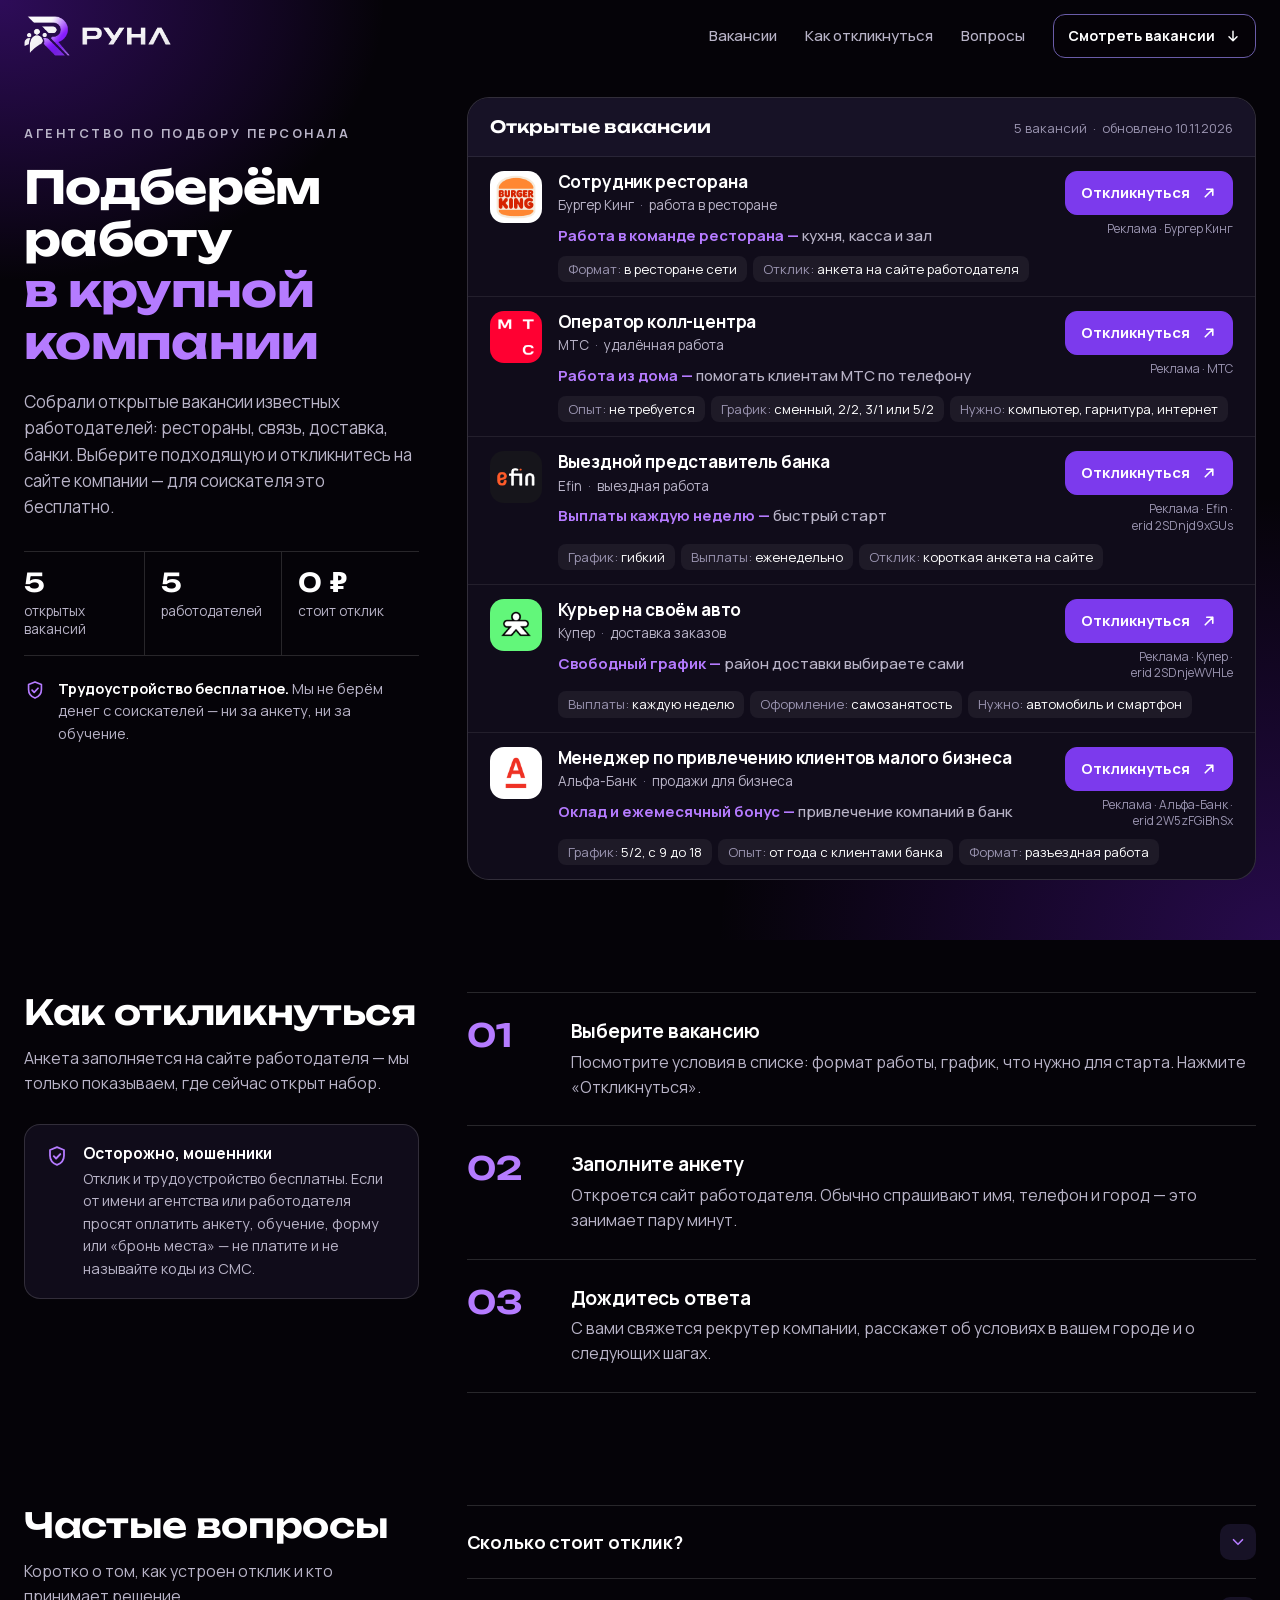
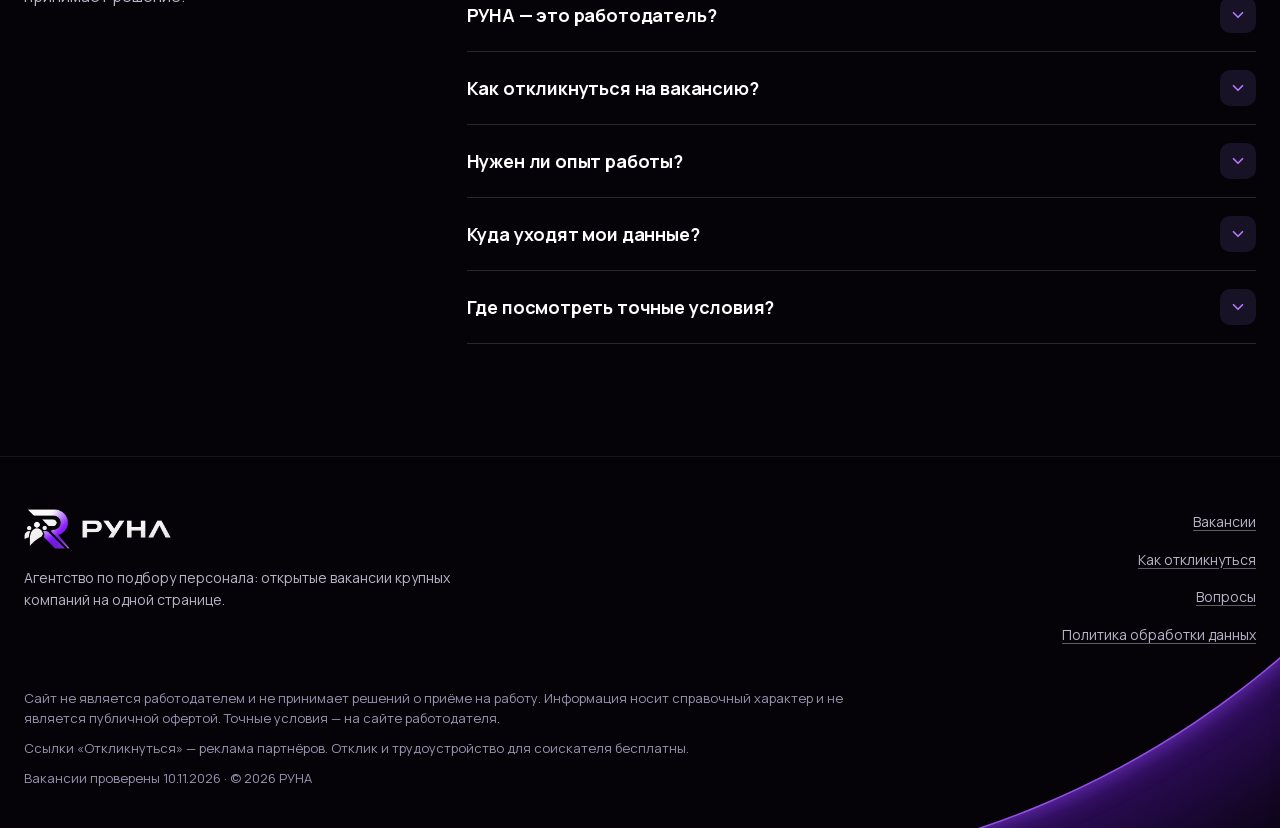
<file: index.html>
<!doctype html>
<html lang="ru">
<head>
<meta charset="utf-8">
<meta name="robots" content="noindex, nofollow">
<meta name="viewport" content="width=device-width, initial-scale=1">
<title>РУНА — вакансии в крупных компаниях</title>
<meta name="description" content="РУНА — агентство по подбору персонала. Открытые вакансии в крупных компаниях: рестораны, связь, доставка, банки. Выберите подходящую и откликнитесь на сайте работодателя — бесплатно.">
<meta name="theme-color" content="#050308">
<meta name="color-scheme" content="dark">
<meta property="og:type" content="website">
<meta property="og:title" content="РУНА — вакансии в крупных компаниях">
<meta property="og:description" content="Открытые вакансии известных работодателей на одной странице. Отклик — на сайте компании, бесплатно.">
<meta property="og:image" content="https://daviddavidso.github.io/runa/img/og.jpg">
<link rel="icon" href="favicon.png" type="image/png">
<link rel="apple-touch-icon" href="apple-touch-icon.png">
<link rel="preload" href="fonts/unbounded-cyr.woff2" as="font" type="font/woff2" crossorigin>
<link rel="preload" href="fonts/manrope-400-cyrillic.woff2" as="font" type="font/woff2" crossorigin>
<link rel="stylesheet" href="fonts/manrope.css?v=20261111011707">
<link rel="stylesheet" href="css/style.css?v=20261111011707">
</head>
<body>

<svg width="0" height="0" style="position:absolute" aria-hidden="true" focusable="false">
  <symbol id="i-arrow" viewBox="0 0 24 24"><path d="M7 17 17 7M9 7h8v8" fill="none" stroke="currentColor" stroke-width="2.2" stroke-linecap="round" stroke-linejoin="round"/></symbol>
  <symbol id="i-down" viewBox="0 0 24 24"><path d="M12 5v14M6 13l6 6 6-6" fill="none" stroke="currentColor" stroke-width="2.2" stroke-linecap="round" stroke-linejoin="round"/></symbol>
  <symbol id="i-chevron" viewBox="0 0 24 24"><path d="m6 9 6 6 6-6" fill="none" stroke="currentColor" stroke-width="2.2" stroke-linecap="round" stroke-linejoin="round"/></symbol>
  <symbol id="i-menu" viewBox="0 0 24 24"><path d="M4 7h16M4 12h16M4 17h16" fill="none" stroke="currentColor" stroke-width="2" stroke-linecap="round"/></symbol>
  <symbol id="i-close" viewBox="0 0 24 24"><path d="M6 6l12 12M18 6 6 18" fill="none" stroke="currentColor" stroke-width="2" stroke-linecap="round"/></symbol>
  <symbol id="i-shield" viewBox="0 0 24 24"><path d="M12 3.2 5 6v5.4c0 4.3 2.9 7.9 7 9.4 4.1-1.5 7-5.1 7-9.4V6l-7-2.8Z" fill="none" stroke="currentColor" stroke-width="1.8" stroke-linejoin="round"/><path d="m8.8 12.2 2.3 2.3 4.2-4.4" fill="none" stroke="currentColor" stroke-width="1.9" stroke-linecap="round" stroke-linejoin="round"/></symbol>
  <symbol id="i-tg" viewBox="0 0 24 24"><path d="M20.6 4.3 3.4 11c-1.2.5-1.1 1.2-.2 1.5l4.4 1.4 1.7 5.2c.2.6.4.8.9.8.4 0 .6-.2.9-.5l2.1-2 4.4 3.3c.8.4 1.4.2 1.6-.8l2.9-13.6c.3-1.2-.4-1.7-1.4-1.2ZM9.2 13.6l8.9-5.6c.4-.3.8-.1.5.2l-7.6 6.9-.3 3.2-1.5-4.7Z" fill="currentColor"/></symbol>
</svg>

<!-- Фиолетовые дуги по углам — из фирменной картинки клиента. Только декор. -->
<div class="glow" aria-hidden="true"><span class="glow__arc glow__arc--a"></span><span class="glow__arc glow__arc--b"></span></div>

<a class="skip" href="#vacancies">К вакансиям</a>

<header class="hdr">
  <div class="wrap hdr__in">
    <a class="brand" href="#top">
      <img class="brand__mark" src="img/logo-mark.png" alt="" width="46" height="40">
      <img class="brand__word" src="img/logo-word.png" alt="РУНА — на главную" data-brand-alt width="89" height="18">
    </a>

    <button class="burger" id="burger" type="button" aria-expanded="false" aria-controls="nav">
      <svg class="ico burger__open" aria-hidden="true" focusable="false"><use href="#i-menu"/></svg>
      <svg class="ico burger__close" aria-hidden="true" focusable="false"><use href="#i-close"/></svg>
      <span class="burger__text">Меню</span>
    </button>

    <nav class="nav" id="nav" aria-label="Основное">
      <ul class="nav__list" id="nav-list" role="list">
        <li data-nav-cat><a href="#vacancies">Вакансии</a></li>
        <li data-nav-static><a href="#how">Как откликнуться</a></li>
        <li data-nav-static><a href="#faq">Вопросы</a></li>
      </ul>
      <a class="btn btn--ghost btn--sm nav__cta" href="#vacancies">
        <span>Смотреть вакансии</span>
        <svg class="ico btn__arrow" aria-hidden="true" focusable="false"><use href="#i-down"/></svg>
      </a>
    </nav>
  </div>
</header>

<main id="top">

  <div class="wrap hero">
    <section class="intro" aria-labelledby="hero-title">
      <p class="eyebrow" data-tagline>Агентство по подбору персонала</p>
      <h1 class="h1" id="hero-title"><span data-title>Подберём работу</span> <span class="accent" data-title-accent>в крупной компании</span></h1>
      <p class="intro__lead" data-lead>Собрали открытые вакансии известных работодателей: рестораны, связь, доставка, банки. Выберите подходящую и откликнитесь на сайте компании — для соискателя это бесплатно.</p>
      <ul class="facts" id="facts" role="list"></ul>
      <p class="safe">
        <svg class="ico safe__ico" aria-hidden="true" focusable="false"><use href="#i-shield"/></svg>
        <span><strong>Трудоустройство бесплатное.</strong> Мы не берём денег с соискателей — ни за анкету, ни за обучение.</span>
      </p>
    </section>

    <div class="boards" id="vacancies" tabindex="-1">
      <div id="catalog"></div>
      <noscript>
        <p class="noscript">Чтобы увидеть вакансии, включите JavaScript в настройках браузера.</p>
      </noscript>
    </div>
  </div>

  <section class="sec reveal" id="how" aria-labelledby="how-title">
    <div class="wrap split">
      <div class="split__head">
        <h2 class="h2" id="how-title">Как откликнуться</h2>
        <p class="sec__lead">Анкета заполняется на сайте работодателя — мы только показываем, где сейчас открыт набор.</p>
        <div class="notice">
          <svg class="ico notice__ico" aria-hidden="true" focusable="false"><use href="#i-shield"/></svg>
          <div>
            <h3 class="notice__title">Осторожно, мошенники</h3>
            <p>Отклик и трудоустройство бесплатны. Если от имени агентства или работодателя просят оплатить анкету, обучение, форму или «бронь места» — не платите и не называйте коды из СМС.</p>
          </div>
        </div>
      </div>

      <ol class="steps" role="list">
        <li class="step">
          <span class="step__n" aria-hidden="true">01</span>
          <div class="step__body">
            <h3 class="step__title">Выберите вакансию</h3>
            <p>Посмотрите условия в списке: формат работы, график, что нужно для старта. Нажмите «Откликнуться».</p>
          </div>
        </li>
        <li class="step">
          <span class="step__n" aria-hidden="true">02</span>
          <div class="step__body">
            <h3 class="step__title">Заполните анкету</h3>
            <p>Откроется сайт работодателя. Обычно спрашивают имя, телефон и город — это занимает пару минут.</p>
          </div>
        </li>
        <li class="step">
          <span class="step__n" aria-hidden="true">03</span>
          <div class="step__body">
            <h3 class="step__title">Дождитесь ответа</h3>
            <p>С вами свяжется рекрутер компании, расскажет об условиях в вашем городе и о следующих шагах.</p>
          </div>
        </li>
      </ol>
    </div>
  </section>

  <section class="sec reveal" id="faq" aria-labelledby="faq-title">
    <div class="wrap split">
      <div class="split__head">
        <h2 class="h2" id="faq-title">Частые вопросы</h2>
        <p class="sec__lead">Коротко о том, как устроен отклик и кто принимает решение.</p>
      </div>

      <div class="faq__list">
        <details class="qa">
          <summary><span class="qa__row"><span class="qa__q">Сколько стоит отклик?</span><span class="qa__chev" aria-hidden="true"><svg class="ico" focusable="false"><use href="#i-chevron"/></svg></span></span></summary>
          <div class="qa__a"><p>Нисколько. Смотреть вакансии и откликаться можно бесплатно. Работодатели из списка тоже не берут деньги за трудоустройство.</p></div>
        </details>
        <details class="qa">
          <summary><span class="qa__row"><span class="qa__q"><span data-brand>РУНА</span> — это работодатель?</span><span class="qa__chev" aria-hidden="true"><svg class="ico" focusable="false"><use href="#i-chevron"/></svg></span></span></summary>
          <div class="qa__a"><p>Нет. Мы собираем открытые вакансии компаний на одной странице. Договор вы заключаете напрямую с компанией — она же принимает решение по отклику.</p></div>
        </details>
        <details class="qa">
          <summary><span class="qa__row"><span class="qa__q">Как откликнуться на вакансию?</span><span class="qa__chev" aria-hidden="true"><svg class="ico" focusable="false"><use href="#i-chevron"/></svg></span></span></summary>
          <div class="qa__a"><p>Нажмите «Откликнуться» в строке вакансии — в новой вкладке откроется сайт работодателя. Заполните там короткую анкету, дальше с вами свяжется рекрутер.</p></div>
        </details>
        <details class="qa">
          <summary><span class="qa__row"><span class="qa__q">Нужен ли опыт работы?</span><span class="qa__chev" aria-hidden="true"><svg class="ico" focusable="false"><use href="#i-chevron"/></svg></span></span></summary>
          <div class="qa__a"><p>Зависит от вакансии. Требования указаны в строке вакансии и на сайте работодателя: на часть позиций берут без опыта и обучают, на другие нужен стаж.</p></div>
        </details>
        <details class="qa">
          <summary><span class="qa__row"><span class="qa__q">Куда уходят мои данные?</span><span class="qa__chev" aria-hidden="true"><svg class="ico" focusable="false"><use href="#i-chevron"/></svg></span></span></summary>
          <div class="qa__a"><p>На этом сайте нет анкет: мы не собираем телефоны и паспортные данные. Анкету вы заполняете на сайте работодателя, и данные обрабатывает он по своим правилам.</p></div>
        </details>
        <details class="qa">
          <summary><span class="qa__row"><span class="qa__q">Где посмотреть точные условия?</span><span class="qa__chev" aria-hidden="true"><svg class="ico" focusable="false"><use href="#i-chevron"/></svg></span></span></summary>
          <div class="qa__a"><p>На сайте работодателя, куда ведёт кнопка. Зарплата, график и требования зависят от города и могут меняться — окончательные условия называет компания.</p></div>
        </details>
      </div>
    </div>
  </section>

</main>

<footer class="foot">
  <div class="wrap">
    <div class="foot__top">
      <div class="foot__about">
        <a class="brand" href="#top">
          <img class="brand__mark" src="img/logo-mark.png" alt="" width="46" height="40" loading="lazy">
          <img class="brand__word" src="img/logo-word.png" alt="РУНА — на главную" data-brand-alt width="89" height="18" loading="lazy">
        </a>
        <p>Агентство по подбору персонала: открытые вакансии крупных компаний на одной странице.</p>
        <p class="foot__tg" data-telegram hidden><a href="https://t.me/"><svg class="ico" aria-hidden="true" focusable="false"><use href="#i-tg"/></svg>Написать в Telegram: <span data-tg-name></span></a></p>
      </div>
      <nav class="foot__nav" aria-label="В подвале">
        <ul role="list">
          <li><a href="#vacancies">Вакансии</a></li>
          <li><a href="#how">Как откликнуться</a></li>
          <li><a href="#faq">Вопросы</a></li>
          <li><a href="privacy.html">Политика обработки данных</a></li>
        </ul>
      </nav>
    </div>
    <div class="foot__legal">
      <p>Сайт не является работодателем и не принимает решений о приёме на работу. Информация носит справочный характер и не является публичной офертой. Точные условия — на сайте работодателя.</p>
      <p>Ссылки «Откликнуться» — реклама партнёров. Отклик и трудоустройство для соискателя бесплатны.</p>
      <p>Вакансии проверены <span data-updated>10.11.2026</span> · © 2026 <span data-brand>РУНА</span></p>
    </div>
  </div>
</footer>

<script>if(typeof OFFERS==="undefined"){document.write('<script src="data.js?t='+Date.now()+'"><\/script>');}</script>
<script src="js/app.js?v=20261111011707"></script>
</body>
</html>
</file>
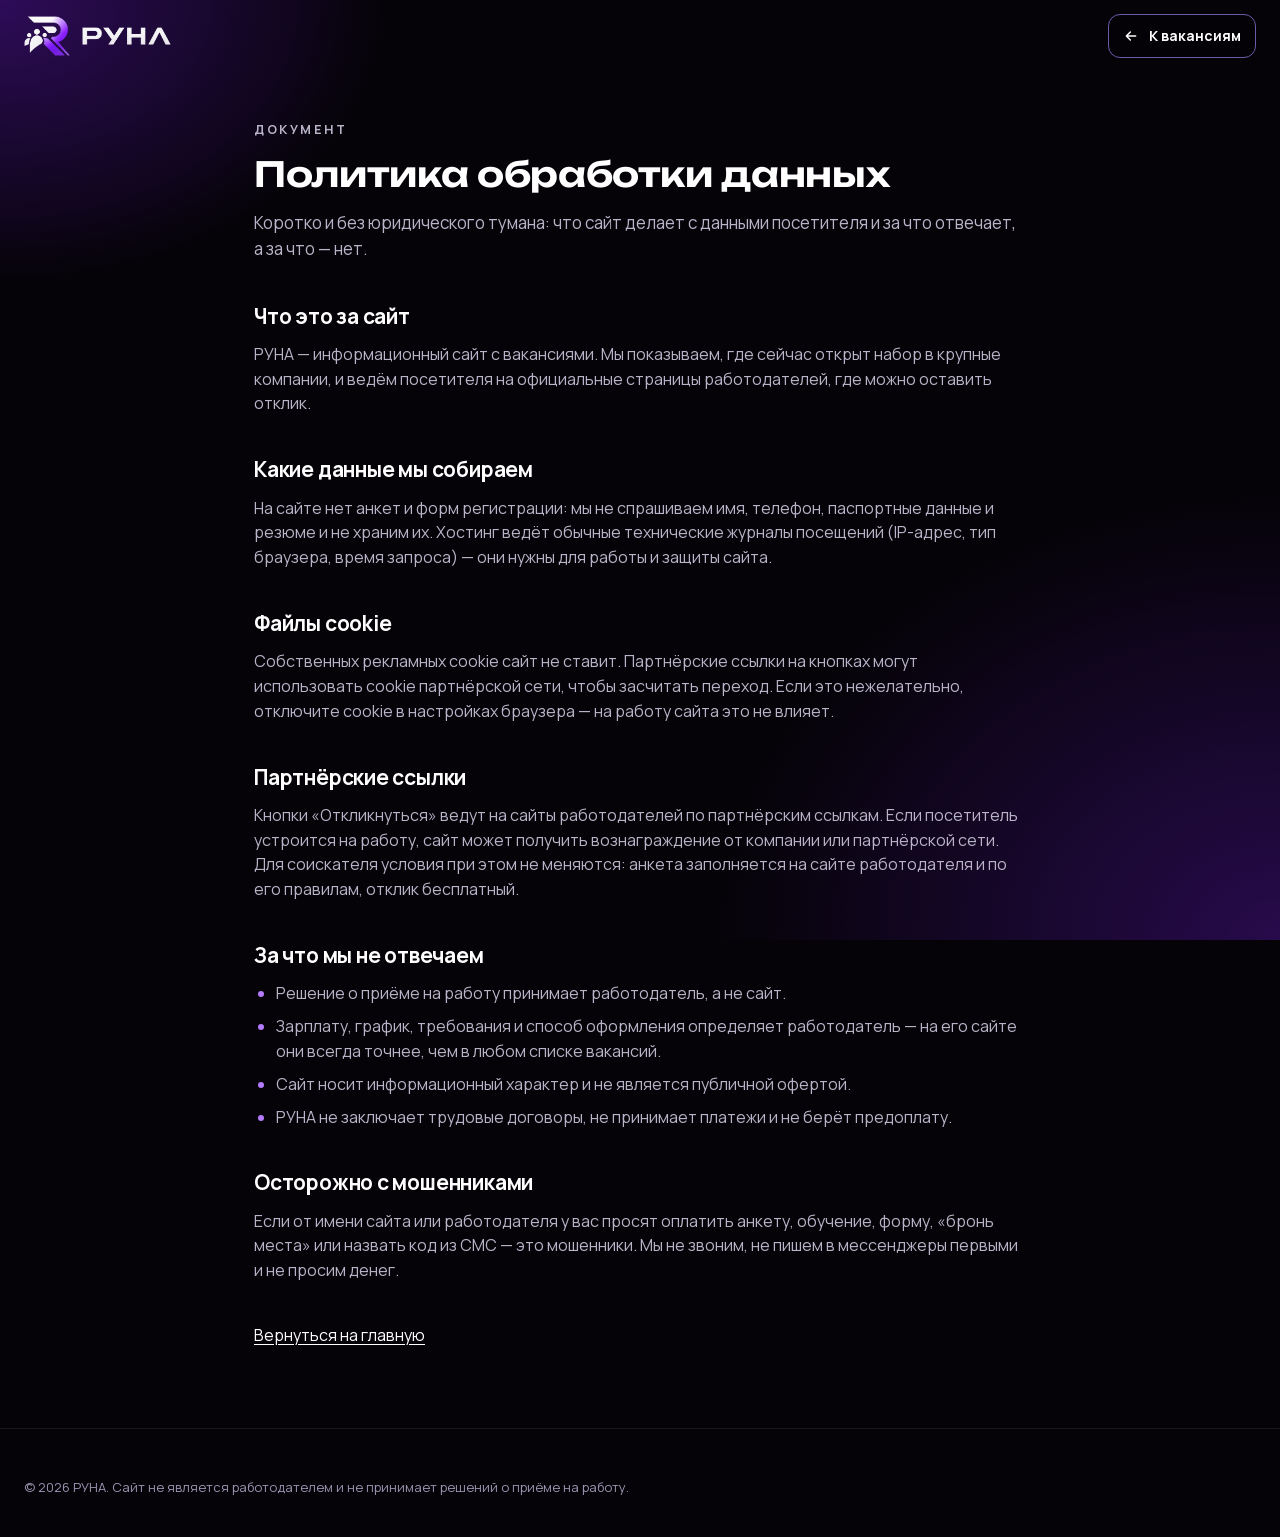
<file: privacy.html>
<!doctype html>
<html lang="ru">
<head>
<meta charset="utf-8">
<meta name="robots" content="noindex, nofollow">
<meta name="viewport" content="width=device-width, initial-scale=1">
<title>Политика обработки данных — РУНА</title>
<meta name="description" content="Как сайт РУНА работает с данными посетителей: файлы cookie, партнёрские ссылки на вакансии, за что сайт отвечает и за что нет.">
<meta name="theme-color" content="#050308">
<meta name="color-scheme" content="dark">
<link rel="icon" href="favicon.png" type="image/png">
<link rel="apple-touch-icon" href="apple-touch-icon.png">
<link rel="stylesheet" href="fonts/manrope.css?v=20261111011707">
<link rel="stylesheet" href="css/style.css?v=20261111011707">
</head>
<body>

<svg width="0" height="0" style="position:absolute" aria-hidden="true" focusable="false">
  <symbol id="i-back" viewBox="0 0 24 24"><path d="M19 12H5M11 6l-6 6 6 6" fill="none" stroke="currentColor" stroke-width="2.2" stroke-linecap="round" stroke-linejoin="round"/></symbol>
</svg>

<div class="glow" aria-hidden="true"></div>

<a class="skip" href="#main">К содержимому</a>

<header class="hdr">
  <div class="wrap hdr__in">
    <a class="brand" href="index.html">
      <img class="brand__mark" src="img/logo-mark.png" alt="" width="46" height="40">
      <img class="brand__word" src="img/logo-word.png" alt="РУНА — на главную" width="89" height="18">
    </a>
    <a class="btn btn--ghost btn--sm" href="index.html#vacancies">
      <svg class="ico btn__arrow" aria-hidden="true" focusable="false"><use href="#i-back"/></svg>
      <span>К вакансиям</span>
    </a>
  </div>
</header>

<main id="main" tabindex="-1" class="doc">
  <div class="wrap doc__in">
    <p class="eyebrow">Документ</p>
    <h1 class="h2" style="margin-top:14px">Политика обработки данных</h1>
    <p class="doc__lead">Коротко и без юридического тумана: что сайт делает с данными посетителя и за что отвечает, а за что — нет.</p>

    <h2>Что это за сайт</h2>
    <p>РУНА — информационный сайт с вакансиями. Мы показываем, где сейчас открыт набор в крупные компании, и ведём посетителя на официальные страницы работодателей, где можно оставить отклик.</p>

    <h2>Какие данные мы собираем</h2>
    <p>На сайте нет анкет и форм регистрации: мы не спрашиваем имя, телефон, паспортные данные и резюме и не храним их. Хостинг ведёт обычные технические журналы посещений (IP-адрес, тип браузера, время запроса) — они нужны для работы и защиты сайта.</p>

    <h2>Файлы cookie</h2>
    <p>Собственных рекламных cookie сайт не ставит. Партнёрские ссылки на кнопках могут использовать cookie партнёрской сети, чтобы засчитать переход. Если это нежелательно, отключите cookie в настройках браузера — на работу сайта это не влияет.</p>

    <h2>Партнёрские ссылки</h2>
    <p>Кнопки «Откликнуться» ведут на сайты работодателей по партнёрским ссылкам. Если посетитель устроится на работу, сайт может получить вознаграждение от компании или партнёрской сети. Для соискателя условия при этом не меняются: анкета заполняется на сайте работодателя и по его правилам, отклик бесплатный.</p>

    <h2>За что мы не отвечаем</h2>
    <ul>
      <li>Решение о приёме на работу принимает работодатель, а не сайт.</li>
      <li>Зарплату, график, требования и способ оформления определяет работодатель — на его сайте они всегда точнее, чем в любом списке вакансий.</li>
      <li>Сайт носит информационный характер и не является публичной офертой.</li>
      <li>РУНА не заключает трудовые договоры, не принимает платежи и не берёт предоплату.</li>
    </ul>

    <h2>Осторожно с мошенниками</h2>
    <p>Если от имени сайта или работодателя у вас просят оплатить анкету, обучение, форму, «бронь места» или назвать код из СМС — это мошенники. Мы не звоним, не пишем в мессенджеры первыми и не просим денег.</p>

    <p class="doc__back"><a href="index.html">Вернуться на главную</a></p>
  </div>
</main>

<footer class="foot foot--doc">
  <div class="wrap">
    <p>© 2026 РУНА. Сайт не является работодателем и не принимает решений о приёме на работу.</p>
  </div>
</footer>
</body>
</html>
</file>
<file: fonts/manrope.css>
/* Manrope (Google Fonts, self-hosted: latin + cyrillic)  */

@font-face { font-family: "Manrope"; font-style: normal; font-weight: 400; font-display: swap;
  src: url("manrope-400-cyrillic.woff2") format("woff2");
  unicode-range: U+0301, U+0400-045F, U+0490-0491, U+04B0-04B1, U+2116; }
@font-face { font-family: "Manrope"; font-style: normal; font-weight: 400; font-display: swap;
  src: url("manrope-400-latin.woff2") format("woff2");
  unicode-range: U+0000-00FF, U+0131, U+0152-0153, U+02BB-02BC, U+02C6, U+02DA, U+02DC, U+0304, U+0308, U+0329, U+2000-206F, U+20AC, U+2122, U+2191, U+2193, U+2212, U+2215, U+FEFF, U+FFFD; }
@font-face { font-family: "Manrope"; font-style: normal; font-weight: 500; font-display: swap;
  src: url("manrope-500-cyrillic.woff2") format("woff2");
  unicode-range: U+0301, U+0400-045F, U+0490-0491, U+04B0-04B1, U+2116; }
@font-face { font-family: "Manrope"; font-style: normal; font-weight: 500; font-display: swap;
  src: url("manrope-500-latin.woff2") format("woff2");
  unicode-range: U+0000-00FF, U+0131, U+0152-0153, U+02BB-02BC, U+02C6, U+02DA, U+02DC, U+0304, U+0308, U+0329, U+2000-206F, U+20AC, U+2122, U+2191, U+2193, U+2212, U+2215, U+FEFF, U+FFFD; }
@font-face { font-family: "Manrope"; font-style: normal; font-weight: 700; font-display: swap;
  src: url("manrope-700-cyrillic.woff2") format("woff2");
  unicode-range: U+0301, U+0400-045F, U+0490-0491, U+04B0-04B1, U+2116; }
@font-face { font-family: "Manrope"; font-style: normal; font-weight: 700; font-display: swap;
  src: url("manrope-700-latin.woff2") format("woff2");
  unicode-range: U+0000-00FF, U+0131, U+0152-0153, U+02BB-02BC, U+02C6, U+02DA, U+02DC, U+0304, U+0308, U+0329, U+2000-206F, U+20AC, U+2122, U+2191, U+2193, U+2212, U+2215, U+FEFF, U+FFFD; }
@font-face { font-family: "Manrope"; font-style: normal; font-weight: 800; font-display: swap;
  src: url("manrope-800-cyrillic.woff2") format("woff2");
  unicode-range: U+0301, U+0400-045F, U+0490-0491, U+04B0-04B1, U+2116; }
@font-face { font-family: "Manrope"; font-style: normal; font-weight: 800; font-display: swap;
  src: url("manrope-800-latin.woff2") format("woff2");
  unicode-range: U+0000-00FF, U+0131, U+0152-0153, U+02BB-02BC, U+02C6, U+02DA, U+02DC, U+0304, U+0308, U+0329, U+2000-206F, U+20AC, U+2122, U+2191, U+2193, U+2212, U+2215, U+FEFF, U+FFFD; }
</file>
<file: css/style.css>
/* ═══════════════════════════════════════════════════════════════════════
   «РУНА» — агентство по подбору персонала. Стили.

   Цвета — из фирменной картинки клиента: чёрный фон, фиолетовый знак
   (#761CE8 → #AC5FFC), белая надпись. Первый экран — сразу список вакансий
   («доска»), без пустого заголовка на весь экран.

   Контраст посчитан по ревью доступности (10.11.2026), худший случай —
   на поверхности #171226:
   текст #FFFFFF — 18:1, вторичный #B9B4C8 — 9:1, мелкий #9A94B0 — 6,3:1,
   фиолетовый текст #B57BFF — 6,3:1 (на фоне 7,1:1), белый на кнопке
   #7C3AED — 5,7:1, на наведении #6D28D9 — 7,1:1. Рамки контролов #6A5CA8 —
   от 3,2:1. #7C3AED обычным текстом не используется (3,6:1) — только
   заливка. Фокус — белая обводка 2px: видна и на чёрном, и на фиолетовом.
   ═══════════════════════════════════════════════════════════════════════ */

@font-face { font-family: "Unbounded"; font-style: normal; font-weight: 200 900; font-display: swap;
  src: url("../fonts/unbounded-cyr.woff2") format("woff2");
  unicode-range: U+0301, U+0400-045F, U+0490-0491, U+04B0-04B1, U+2116; }
@font-face { font-family: "Unbounded"; font-style: normal; font-weight: 200 900; font-display: swap;
  src: url("../fonts/unbounded-lat.woff2") format("woff2");
  unicode-range: U+0000-00FF, U+0131, U+0152-0153, U+02BB-02BC, U+02C6, U+02DA, U+02DC, U+0304, U+0308, U+0329, U+2000-206F, U+20AC, U+2122, U+2191, U+2193, U+2212, U+2215, U+FEFF, U+FFFD; }

:root {
  --bg: #050308;
  --card: #100C1A;
  --raised: #171226;
  --line: rgba(255, 255, 255, .08);
  --line-2: rgba(255, 255, 255, .14);
  --ctl: #6A5CA8;
  --text: #FFFFFF;
  --text-2: #B9B4C8;
  --text-3: #9A94B0;
  --violet: #7C3AED;
  --violet-deep: #6D28D9;
  --violet-hi: #B57BFF;
  --wrap: 1240px;
  --gut: 24px;
  --hdr-h: 72px;
  --display: "Unbounded", "Manrope", system-ui, -apple-system, "Segoe UI", sans-serif;
  --ease: cubic-bezier(.2, .7, .2, 1);
}

*, *::before, *::after { box-sizing: border-box; }

html {
  background: var(--bg);
  color-scheme: dark;
  scroll-padding-top: calc(var(--hdr-h) + 16px);
  -webkit-text-size-adjust: 100%;
}
@media (prefers-reduced-motion: no-preference) {
  html { scroll-behavior: smooth; }
}

body {
  position: relative;
  margin: 0;
  min-height: 100vh;
  /* Фон задан на html: слой свечения лежит на z-index:-1 и под собственным
     фоном body не был бы виден. */
  color: var(--text);
  font: 400 16px/1.55 "Manrope", system-ui, -apple-system, "Segoe UI", sans-serif;
  overflow-x: hidden;
  overflow-wrap: break-word;
  -webkit-font-smoothing: antialiased;
}

img, svg { display: block; max-width: 100%; }
a { color: inherit; }
p { margin: 0; }
h1, h2, h3 { margin: 0; }

.ico { width: 1em; height: 1em; flex: none; }

.wrap {
  width: 100%;
  max-width: calc(var(--wrap) + var(--gut) * 2);
  margin: 0 auto;
  padding: 0 var(--gut);
}

.vh {
  position: absolute !important;
  width: 1px; height: 1px;
  margin: -1px; padding: 0;
  overflow: hidden;
  clip: rect(0 0 0 0);
  clip-path: inset(50%);
  white-space: nowrap;
  border: 0;
}

[hidden] { display: none !important; }

:focus-visible {
  outline: 2px solid #FFFFFF;
  outline-offset: 3px;
}

.skip {
  position: absolute;
  left: 16px;
  top: -100px;
  z-index: 100;
  padding: 12px 18px;
  border-radius: 12px;
  background: #FFFFFF;
  color: #050308;
  font-weight: 700;
  text-decoration: none;
}
.skip:focus { top: 12px; }

.accent { color: var(--violet-hi); }

/* ── фирменное свечение ─────────────────────────────────────────────── */

/* Два мягких пятна, как на картинке клиента: левый верхний угол и правый
   нижний угол первого экрана. Текста поверх ярких мест нет: слева сверху —
   логотип-картинка, справа снизу — непрозрачная «доска» вакансий. */
.glow {
  position: absolute;
  left: 0;
  right: 0;
  top: 0;
  height: 940px;
  z-index: -1;
  overflow: hidden;
  pointer-events: none;
  background:
    radial-gradient(520px 380px at 0 0, rgba(118, 28, 232, .36), rgba(118, 28, 232, .1) 55%, transparent 74%),
    radial-gradient(760px 600px at 100% 100%, rgba(118, 28, 232, .3), rgba(118, 28, 232, .08) 55%, transparent 74%);
}

/* ── кнопки ─────────────────────────────────────────────────────────── */

.btn {
  display: inline-flex;
  align-items: center;
  justify-content: center;
  gap: 10px;
  min-height: 48px;
  padding: 10px 18px;
  border: 1px solid var(--violet);
  border-radius: 12px;
  background: var(--violet);
  color: #FFFFFF;
  font-size: 15px;
  font-weight: 700;
  line-height: 1.2;
  text-align: center;
  text-decoration: none;
  transition: background-color .2s, border-color .2s;
}
.btn:hover { background: var(--violet-deep); border-color: #8B5CF6; }
.btn__arrow { width: 18px; height: 18px; transition: transform .2s var(--ease); }
.btn:hover .btn__arrow { transform: translate(2px, -2px); }

.btn--ghost { border-color: var(--ctl); background: rgba(5, 3, 8, .4); }
.btn--ghost:hover { border-color: #FFFFFF; background: rgba(255, 255, 255, .07); }
.btn--ghost:hover .btn__arrow { transform: translateY(2px); }
.btn--sm { min-height: 44px; padding: 8px 14px; font-size: 14px; }
.btn--sm .btn__arrow { width: 16px; height: 16px; }

/* ── шапка ──────────────────────────────────────────────────────────── */

.hdr {
  position: sticky;
  top: 0;
  z-index: 50;
  border-bottom: 1px solid transparent;
  transition: background-color .25s, border-color .25s;
}
.hdr.is-stuck {
  background: rgba(5, 3, 8, .86);
  border-bottom-color: var(--line);
  -webkit-backdrop-filter: blur(14px);
          backdrop-filter: blur(14px);
}
.hdr__in {
  position: relative;
  display: flex;
  align-items: center;
  justify-content: space-between;
  gap: 24px;
  min-height: var(--hdr-h);
}

.brand {
  display: inline-flex;
  align-items: center;
  gap: 12px;
  flex: none;
  padding: 4px 0;
  border-radius: 8px;
  text-decoration: none;
}
.brand__mark { width: auto; height: 40px; }
.brand__word { width: auto; height: 18px; }

.nav { display: flex; align-items: center; gap: 28px; min-width: 0; }
/* Списков вакансий может стать несколько (их заводят в панели) — тогда
   пунктов больше, и на узком экране они переносятся, а не вылезают. */
.nav__list {
  display: flex;
  flex-wrap: wrap;
  justify-content: flex-end;
  gap: 0 28px;
  margin: 0;
  padding: 0;
  list-style: none;
}
.nav__cta { flex: none; }
.nav__list a {
  display: inline-block;
  padding: 10px 0;
  color: var(--text-2);
  font-size: 15px;
  font-weight: 500;
  text-decoration: none;
  transition: color .2s;
}
.nav__list a:hover { color: var(--text); }

.burger {
  display: none;
  align-items: center;
  gap: 8px;
  min-height: 44px;
  padding: 0 14px;
  border: 1px solid var(--ctl);
  border-radius: 12px;
  background: rgba(5, 3, 8, .5);
  color: var(--text);
  font: inherit;
  font-size: 15px;
  font-weight: 700;
  cursor: pointer;
}
.burger .ico { width: 20px; height: 20px; }
.burger__close { display: none; }
.burger[aria-expanded="true"] .burger__open { display: none; }
.burger[aria-expanded="true"] .burger__close { display: block; }

@media (max-width: 899px) {
  .burger { display: inline-flex; }
  .nav {
    display: none;
    position: absolute;
    top: calc(100% + 8px);
    left: var(--gut);
    right: var(--gut);
    flex-direction: column;
    align-items: stretch;
    gap: 12px;
    padding: 12px;
    border: 1px solid var(--line-2);
    border-radius: 18px;
    background: var(--raised);
    box-shadow: 0 30px 60px -20px rgba(0, 0, 0, .85);
  }
  .nav.is-open { display: flex; }
  .nav__list { flex-direction: column; gap: 0; }
  .nav__list a {
    display: block;
    padding: 12px;
    border-radius: 10px;
    color: var(--text);
    font-size: 16px;
  }
  .nav__list a:hover { background: rgba(255, 255, 255, .06); }
}

/* ── первый экран: слева о нас, справа сразу вакансии ───────────────── */

.hero {
  display: grid;
  grid-template-columns: minmax(0, 4fr) minmax(0, 8fr);
  gap: 48px;
  align-items: start;
  padding-top: 24px;
}

.intro {
  position: sticky;
  top: calc(var(--hdr-h) + 20px);
  padding-top: 28px;
}
.eyebrow {
  color: var(--text-2);
  font-size: 12.5px;
  font-weight: 700;
  line-height: 1.5;
  letter-spacing: .2em;
  text-transform: uppercase;
}
.h1 {
  margin-top: 18px;
  font-family: var(--display);
  font-size: clamp(27px, 3.55vw, 50px);
  font-weight: 700;
  line-height: 1.14;
  letter-spacing: -.015em;
}
.h1 .accent { display: block; }
.intro__lead {
  max-width: 31em;
  margin-top: 20px;
  color: var(--text-2);
  font-size: 17px;
}

.facts {
  display: flex;
  margin: 30px 0 0;
  padding: 0;
  list-style: none;
  border-top: 1px solid var(--line-2);
  border-bottom: 1px solid var(--line-2);
}
.fact {
  display: flex;
  flex: 1 1 0;
  flex-direction: column;
  gap: 6px;
  min-width: 0;
  padding: 16px 14px 16px 0;
}
.fact + .fact { padding-left: 16px; border-left: 1px solid var(--line-2); }
.fact__num {
  font-family: var(--display);
  font-size: 26px;
  font-weight: 600;
  line-height: 1.1;
  white-space: nowrap;
}
.fact__label { color: var(--text-2); font-size: 13.5px; line-height: 1.35; }

.safe {
  display: flex;
  align-items: flex-start;
  gap: 12px;
  max-width: 31em;
  margin-top: 22px;
  color: var(--text-2);
  font-size: 14.5px;
}
.safe__ico { width: 22px; height: 22px; margin-top: 1px; color: var(--violet-hi); }
.safe strong { color: var(--text); font-weight: 700; }

/* ── «доска» вакансий ───────────────────────────────────────────────── */

.boards:focus { outline: none; }
#catalog { display: grid; gap: 20px; }
.noscript {
  padding: 20px;
  border: 1px solid var(--line-2);
  border-radius: 16px;
  background: var(--card);
}

.board {
  border: 1px solid var(--line-2);
  border-radius: 22px;
  background: var(--card);
  overflow: hidden;
}
.board__head {
  display: flex;
  flex-wrap: wrap;
  align-items: baseline;
  justify-content: space-between;
  gap: 6px 20px;
  padding: 18px 22px;
  border-bottom: 1px solid var(--line);
  background: var(--raised);
}
.board__title {
  font-family: var(--display);
  font-size: 17px;
  font-weight: 600;
  line-height: 1.3;
}
.board__meta { color: var(--text-3); font-size: 13px; }
.board__lead { padding: 16px 22px 0; color: var(--text-2); font-size: 14.5px; }
.board--empty { padding: 28px 22px; }
.board--empty .board__lead { padding: 8px 0 0; }

.jobs { margin: 0; padding: 0; list-style: none; }
.jobs__item + .jobs__item { border-top: 1px solid var(--line); }

.job {
  display: grid;
  grid-template-columns: 52px minmax(0, 1fr) 168px;
  gap: 0 16px;
  align-items: start;
  padding: 14px 22px;
  transition: background-color .2s;
}
.job:hover { background: rgba(255, 255, 255, .025); }
.job--nolink { grid-template-columns: 52px minmax(0, 1fr); }

.job__logo {
  display: grid;
  place-items: center;
  width: 52px;
  height: 52px;
  border-radius: 14px;
  background: #FFFFFF;
  overflow: hidden;
}
.job__logo img { width: 100%; height: 100%; object-fit: cover; }
.job__logo--text { font-size: 17px; font-weight: 800; }

.job__main { min-width: 0; }
.job__title { font-size: 17px; font-weight: 700; line-height: 1.3; letter-spacing: -.01em; }
.job__firm { margin-top: 3px; color: var(--text-2); font-size: 13.5px; line-height: 1.4; }
.job__sep { margin: 0 .45em; color: var(--text-3); }
.job__gist {
  margin-top: 10px;
  color: var(--violet-hi);
  font-size: 15px;
  font-weight: 700;
  line-height: 1.4;
}
.job__note { color: var(--text-2); font-weight: 500; }
.job__specs {
  grid-column: 2 / -1;
  grid-row: 2;
  display: flex;
  flex-wrap: wrap;
  gap: 6px;
  margin: 10px 0 0;
  padding: 0;
  list-style: none;
}
.job__specs li {
  padding: 4px 10px;
  border-radius: 8px;
  background: rgba(255, 255, 255, .06);
  font-size: 13px;
  line-height: 1.4;
}
.job__k { color: var(--text-3); }

.job__side {
  grid-column: 3;
  grid-row: 1;
  display: flex;
  flex-direction: column;
  align-items: stretch;
  gap: 6px;
  min-width: 0;
}
.job__btn { min-height: 44px; padding-block: 8px; }
.job__ad {
  color: var(--text-3);
  font-size: 12px;
  line-height: 1.35;
  text-align: right;
  overflow-wrap: anywhere;
}
/* Номер erid не рвём посередине, пока он помещается в строку целиком. */
.job__erid { display: inline-block; }

/* ── секции ниже ────────────────────────────────────────────────────── */

.sec { padding-top: 112px; }
.split {
  display: grid;
  grid-template-columns: minmax(0, 4fr) minmax(0, 8fr);
  gap: 48px;
  align-items: start;
}
.h2 {
  font-family: var(--display);
  font-size: clamp(23px, 2.7vw, 36px);
  font-weight: 600;
  line-height: 1.16;
  letter-spacing: -.01em;
}
.sec__lead { max-width: 30em; margin-top: 14px; color: var(--text-2); }

.notice {
  display: flex;
  gap: 14px;
  max-width: 31em;
  margin-top: 28px;
  padding: 18px 20px;
  border: 1px solid var(--line-2);
  border-radius: 16px;
  background: var(--card);
  color: var(--text-2);
  font-size: 14.5px;
}
.notice__ico { width: 24px; height: 24px; margin-top: 1px; color: var(--violet-hi); }
.notice__title { margin-bottom: 4px; color: var(--text); font-size: 15.5px; font-weight: 700; line-height: 1.35; }

.steps {
  margin: 0;
  padding: 0;
  list-style: none;
  border-top: 1px solid var(--line-2);
}
.step {
  display: grid;
  grid-template-columns: 84px minmax(0, 1fr);
  gap: 20px;
  padding: 26px 0;
  border-bottom: 1px solid var(--line-2);
}
.step__n {
  color: var(--violet-hi);
  font-family: var(--display);
  font-size: 32px;
  font-weight: 600;
  line-height: 1.05;
}
.step__title { font-size: 19px; font-weight: 700; line-height: 1.3; letter-spacing: -.01em; }
.step__body p { margin-top: 6px; color: var(--text-2); }

/* ── вопросы ────────────────────────────────────────────────────────── */

.faq__list { border-top: 1px solid var(--line-2); }
.qa { border-bottom: 1px solid var(--line-2); }
.qa summary {
  list-style: none;
  padding: 18px 0;
  border-radius: 8px;
  cursor: pointer;
}
.qa summary::-webkit-details-marker { display: none; }
.qa__row {
  display: flex;
  align-items: center;
  justify-content: space-between;
  gap: 16px;
}
.qa__q { font-size: 18px; font-weight: 700; line-height: 1.35; letter-spacing: -.01em; }
.qa__chev {
  display: grid;
  place-items: center;
  flex: none;
  width: 36px;
  height: 36px;
  border-radius: 10px;
  background: var(--raised);
  color: var(--violet-hi);
  transition: transform .25s var(--ease);
}
.qa__chev .ico { width: 18px; height: 18px; }
.qa[open] .qa__chev { transform: rotate(180deg); }
.qa summary:hover .qa__chev { background: #211A38; }
.qa__a { max-width: 44em; padding: 0 52px 22px 0; color: var(--text-2); }

/* ── подвал ─────────────────────────────────────────────────────────── */

.foot {
  position: relative;
  margin-top: 112px;
  padding: 48px 0 40px;
  border-top: 1px solid var(--line);
  color: var(--text-3);
  font-size: 14px;
  overflow: hidden;
}
/* Дуга в правом нижнем углу — как на фирменной картинке. Показывается
   только на широких экранах, где в этом углу нет текста. */
.foot::after {
  content: "";
  position: absolute;
  right: -314px;
  bottom: -46px;
  z-index: -1;
  width: 1800px;
  height: 1800px;
  border-radius: 50%;
  box-shadow:
    0 0 0 1.5px rgba(172, 95, 252, .75),
    0 0 26px 2px rgba(140, 70, 245, .7),
    0 0 150px 70px rgba(118, 28, 232, .45);
  /* Круг целиком пересекает подвал ещё раз слева — оставляем только правый
     нижний угол (тень обрезается вместе с ним). */
  clip-path: inset(1380px -400px -400px 1180px);
  pointer-events: none;
  display: none;
}
@media (min-width: 1080px) {
  .foot::after { display: block; }
}
.foot__top {
  display: flex;
  flex-wrap: wrap;
  justify-content: space-between;
  gap: 32px;
}
.foot__about { display: grid; align-content: start; justify-items: start; gap: 14px; max-width: 440px; }
.foot__about > p { color: var(--text-2); }
.foot__tg a {
  display: inline-flex;
  align-items: center;
  gap: 8px;
  padding: 4px 0;
  color: var(--text-2);
  text-underline-offset: 3px;
}
.foot__tg .ico { width: 18px; height: 18px; color: var(--violet-hi); }
.foot__nav ul {
  display: grid;
  gap: 4px;
  margin: 0;
  padding: 0;
  list-style: none;
  text-align: right;
}
.foot__nav a {
  display: inline-block;
  padding: 6px 0;
  color: var(--text-2);
  text-decoration: underline;
  text-decoration-color: rgba(185, 180, 200, .5);
  text-underline-offset: 3px;
}
.foot__nav a:hover { color: var(--text); text-decoration-color: currentColor; }
.foot__legal {
  display: grid;
  gap: 10px;
  max-width: 820px;
  margin-top: 36px;
  font-size: 13px;
  line-height: 1.55;
}

/* ── появление при прокрутке ────────────────────────────────────────── */

.js-reveal .reveal {
  opacity: 0;
  transform: translateY(24px);
  transition: opacity .7s var(--ease), transform .7s var(--ease);
}
.js-reveal .reveal.is-in,
.js-reveal .reveal:focus-within {
  opacity: 1;
  transform: none;
}

/* ── адаптив ────────────────────────────────────────────────────────── */

@media (max-width: 1079px) {
  .hero, .split { grid-template-columns: minmax(0, 1fr); gap: 36px; }
  .intro { position: static; padding-top: 12px; }
  .intro__lead, .safe, .notice, .sec__lead { max-width: 40em; }
  .glow {
    height: 520px;
    background: radial-gradient(420px 300px at 0 0, rgba(118, 28, 232, .34), rgba(118, 28, 232, .1) 55%, transparent 74%);
  }
}

@media (max-width: 759px) {
  :root { --gut: 16px; --hdr-h: 64px; }
  .hero { padding-top: 16px; gap: 24px; }
  .intro__lead { margin-top: 14px; font-size: 16px; }
  /* На телефоне список вакансий должен начинаться как можно выше: три
     цифры убираем — «5 вакансий» и «бесплатно» уже сказаны рядом. */
  .facts { display: none; }
  .safe { margin-top: 16px; }
  .sec { padding-top: 80px; }
  .foot { margin-top: 80px; }
  .foot__nav ul { text-align: left; }
  .board { border-radius: 18px; }
  .board__head { padding: 16px; }
  .board__lead { padding: 14px 16px 0; }
  .job { padding: 16px; }
  .step { grid-template-columns: 60px minmax(0, 1fr); gap: 14px; padding: 22px 0; }
  .step__n { font-size: 26px; }
  .qa__a { padding-right: 0; }
}

/* Узкая «доска»: кнопка уходит под описание на всю ширину. */
@media (max-width: 639px) {
  .job, .job--nolink { grid-template-columns: 52px minmax(0, 1fr); gap: 0 14px; }
  .job__specs { grid-column: 1 / -1; grid-row: auto; margin-top: 12px; }
  .job__side { grid-column: 1 / -1; grid-row: auto; margin-top: 14px; }
  .job__ad { text-align: left; }
}

@media (max-width: 420px) {
  .brand__mark { height: 36px; }
  .brand__word { height: 16px; }
  .eyebrow { font-size: 11.5px; letter-spacing: .16em; }
  .fact { padding-right: 8px; }
  .fact + .fact { padding-left: 10px; }
  .fact__num { font-size: 22px; }
  .fact__label { font-size: 12.5px; }
  .qa__q { font-size: 16.5px; }
}

/* ── «меньше движения», контрастный режим ───────────────────────────── */

@media (prefers-reduced-motion: reduce) {
  *, *::before, *::after {
    animation: none !important;
    transition: none !important;
    scroll-behavior: auto !important;
  }
  .btn:hover .btn__arrow { transform: none; }
  .js-reveal .reveal { opacity: 1; transform: none; }
}

@media (forced-colors: active) {
  .glow, .foot::after { display: none; }
  .btn, .board, .notice, .burger, .job__specs li { border: 1px solid CanvasText; }
  .job__logo { forced-color-adjust: none; }
}

/* ── страница документа (privacy.html) ──────────────────────────────── */

.doc { padding-top: 48px; }
.doc:focus { outline: none; }
.doc__in { max-width: 820px; }
.doc__lead { margin-top: 16px; color: var(--text-2); font-size: 17px; }
.doc h2 {
  margin-top: 40px;
  font-size: 21px;
  font-weight: 700;
  line-height: 1.3;
  letter-spacing: -.01em;
}
.doc h2 + p, .doc h2 + ul { margin-top: 12px; }
.doc p, .doc li { color: var(--text-2); }
.doc ul { display: grid; gap: 8px; margin: 0; padding-left: 22px; }
.doc li::marker { color: var(--violet-hi); }
.doc__back { margin-top: 40px; }
.doc__back a { color: var(--text); text-underline-offset: 3px; }
.foot--doc { margin-top: 80px; font-size: 13px; }
.foot--doc::after { display: none !important; }
</file>
